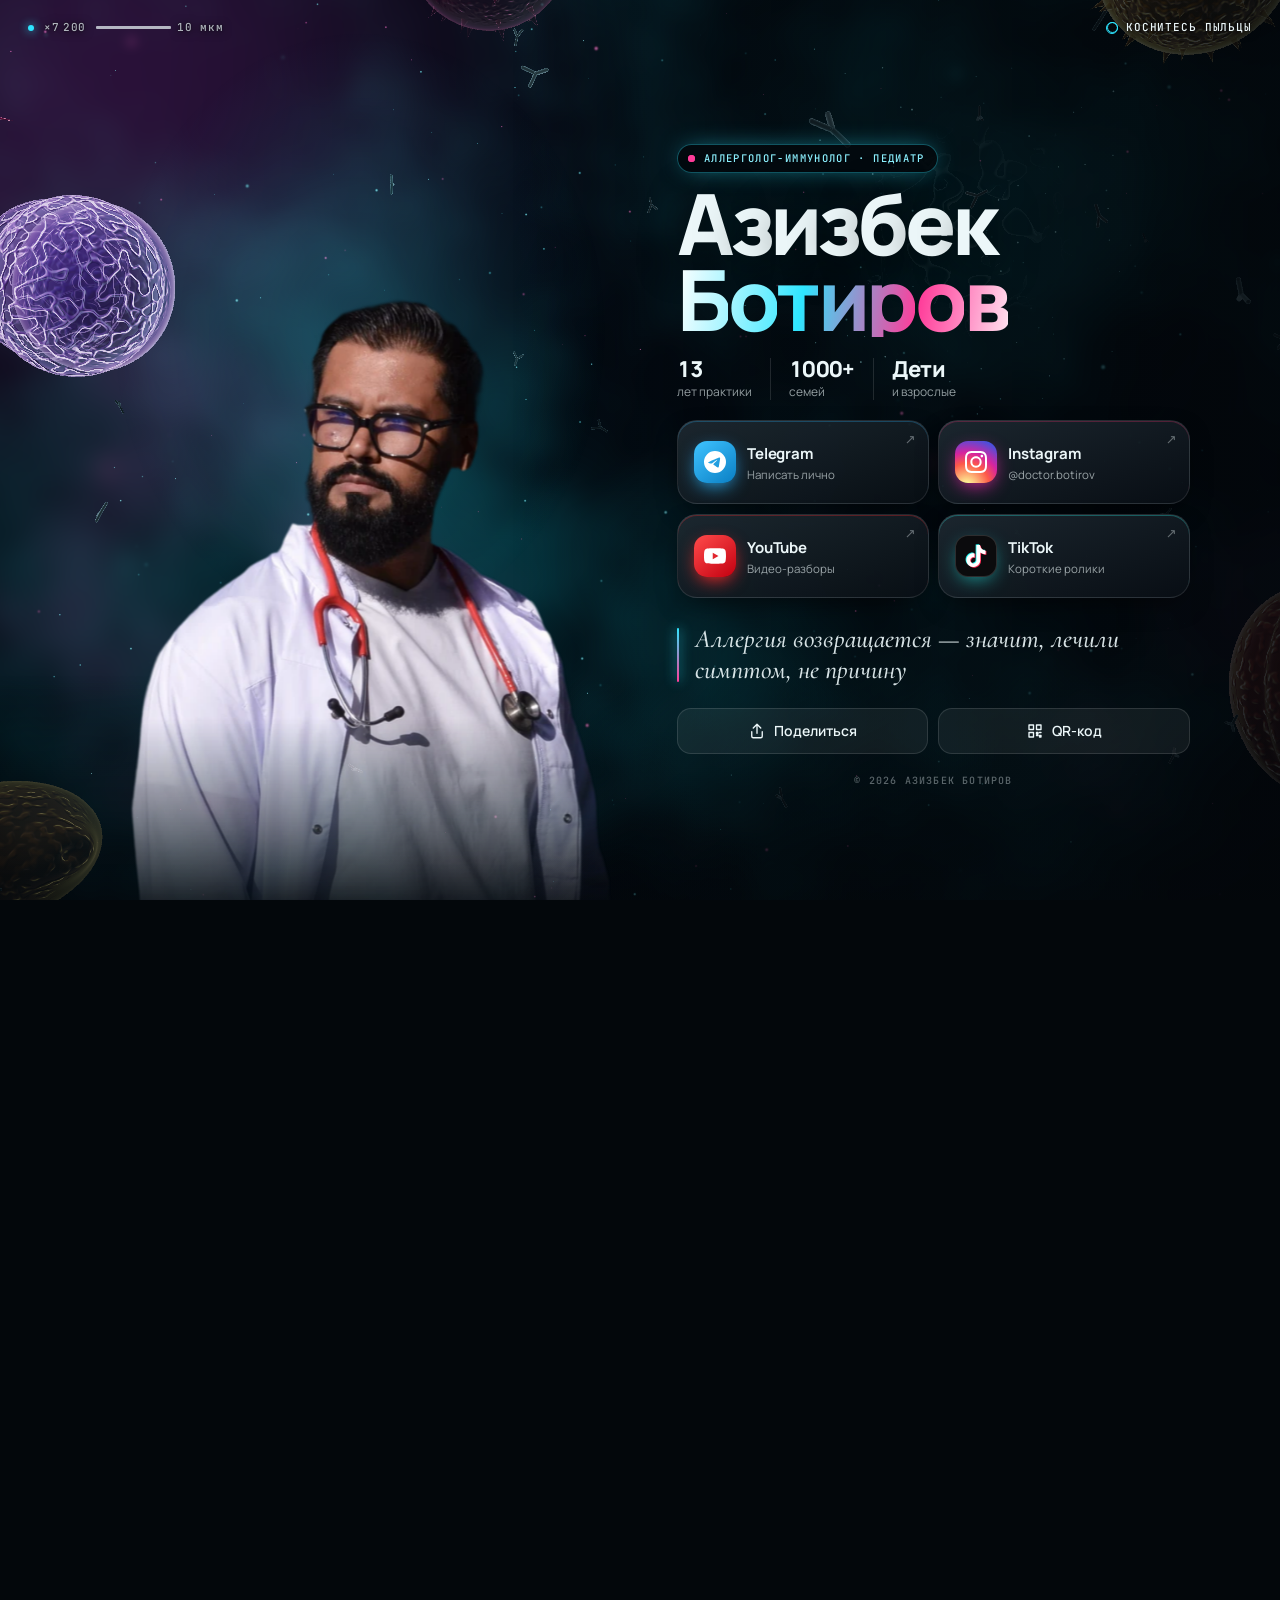
<file: index.html>
<!doctype html>
<html lang="ru">
<head>
<meta charset="utf-8">
<meta name="viewport" content="width=device-width, initial-scale=1, viewport-fit=cover">
<title>Азизбек Ботиров — аллерголог-иммунолог, педиатр</title>
<meta name="description" content="Аллерголог-иммунолог и педиатр. Взрослые и дети, 13 лет практики. Telegram, Instagram, YouTube и TikTok — в одном месте.">
<meta name="theme-color" content="#03070b">
<meta property="og:type" content="profile">
<meta property="og:title" content="Азизбек Ботиров — аллерголог-иммунолог, педиатр">
<meta property="og:description" content="Взрослые и дети · 13 лет практики. Все соцсети врача в одном месте.">
<meta property="og:image" content="https://j38095533-sys.github.io/botirov/assets/og.jpg">
<meta property="og:url" content="https://j38095533-sys.github.io/botirov/">
<meta name="twitter:card" content="summary_large_image">
<link rel="icon" href="assets/favicon.svg" type="image/svg+xml">
<link rel="preload" href="fonts/Manrope-cyrillic-normal.woff2" as="font" type="font/woff2" crossorigin>
<link rel="preload" as="image" href="assets/doctor.webp" imagesrcset="assets/doctor-640.webp 640w, assets/doctor.webp 1120w" imagesizes="(min-width: 900px) 46vw, 108vw">
<link rel="stylesheet" href="fonts.css">
<link rel="stylesheet" href="style.css?v=4">
<script type="importmap">{ "imports": { "three": "./vendor/three.module.min.js" } }</script>
</head>
<body>
<canvas id="gl" aria-hidden="true"></canvas>
<div class="shade" aria-hidden="true"></div>
<header class="hud" aria-hidden="true">
  <div class="hud-l"><span class="dot"></span><span id="mag">×1 500</span><span class="bar"><i></i><em>10 мкм</em></span></div>
  <div class="hud-r"><span class="a" id="hudtxt">SEM · пыльца</span><span class="b"><i></i><b id="hint">Коснитесь пыльцы</b></span></div>
</header>

<main>
  <section class="hero" id="hero">
    <div class="ph">
      <img class="portrait" src="assets/doctor.webp" srcset="assets/doctor-640.webp 640w, assets/doctor.webp 1120w"
           sizes="(min-width: 900px) 46vw, 108vw" alt="Азизбек Ботиров" width="1120" height="1326" decoding="async" fetchpriority="high">
      <span class="scan-track" aria-hidden="true"><i class="scan"></i></span>
    </div>
  </section>

  <section class="info">
    <p class="role"><span class="pulse"></span>Аллерголог-иммунолог · педиатр</p>
    <h1 class="name"><span class="l1" data-split>Азизбек</span><span class="l2" data-split>Ботиров</span></h1>
    <ul class="meta">
      <li><b data-count="13">13</b><span>лет практики</span></li>
      <li><b data-count="1000" data-suffix="+">1000+</b><span>семей</span></li>
      <li><b>Дети</b><span>и взрослые</span></li>
    </ul>

    <nav class="socials" aria-label="Соцсети">
      <a class="tile tg" href="https://t.me/doctor_botirov" target="_blank" rel="noopener" style="--i:0">
        <span class="ic"><svg viewBox="0 0 24 24"><path d="M11.944 0A12 12 0 0 0 0 12a12 12 0 0 0 12 12 12 12 0 0 0 12-12A12 12 0 0 0 12 0a12 12 0 0 0-.056 0zm4.962 7.224c.1-.002.321.023.465.14a.506.506 0 0 1 .171.325c.016.093.036.306.02.472-.18 1.898-.962 6.502-1.36 8.627-.168.9-.499 1.201-.82 1.23-.696.065-1.225-.46-1.9-.902-1.056-.693-1.653-1.124-2.678-1.8-1.185-.78-.417-1.21.258-1.91.177-.184 3.247-2.977 3.307-3.23.007-.032.014-.15-.056-.212s-.174-.041-.249-.024c-.106.024-1.793 1.14-5.061 3.345-.48.33-.913.49-1.302.48-.428-.008-1.252-.241-1.865-.44-.752-.245-1.349-.374-1.297-.789.027-.216.325-.437.893-.663 3.498-1.524 5.83-2.529 6.998-3.014 3.332-1.386 4.025-1.627 4.476-1.635z"/></svg></span>
        <span class="tx"><b>Telegram</b><small>Написать лично</small></span><span class="arr">↗</span>
      </a>
      <a class="tile ig" href="https://instagram.com/doctor.botirov" target="_blank" rel="noopener" style="--i:1">
        <span class="ic"><svg viewBox="0 0 24 24"><path d="M7.0301.084c-1.2768.0602-2.1487.264-2.911.5634-.7888.3075-1.4575.72-2.1228 1.3877-.6652.6677-1.075 1.3368-1.3802 2.127-.2954.7638-.4956 1.6365-.552 2.914-.0564 1.2775-.0689 1.6882-.0626 4.947.0062 3.2586.0206 3.6671.0825 4.9473.061 1.2765.264 2.1482.5635 2.9107.308.7889.72 1.4573 1.388 2.1228.6679.6655 1.3365 1.0743 2.1285 1.38.7632.295 1.6361.4961 2.9134.552 1.2773.056 1.6884.069 4.9462.0627 3.2578-.0062 3.668-.0207 4.9478-.0814 1.28-.0607 2.147-.2652 2.9098-.5633.7889-.3086 1.4578-.72 2.1228-1.3881.665-.6682 1.0745-1.3378 1.3795-2.1284.2957-.7632.4966-1.636.552-2.9124.056-1.2809.0692-1.6898.063-4.948-.0063-3.2583-.021-3.6668-.0817-4.9465-.0607-1.2797-.264-2.1487-.5633-2.9117-.3084-.7889-.72-1.4568-1.3876-2.1228C21.2982 1.33 20.628.9208 19.8378.6165 19.074.321 18.2017.1197 16.9244.0645 15.6471.0093 15.236-.005 11.977.0014 8.718.0076 8.31.0215 7.0301.0839m.1402 21.6932c-1.17-.0509-1.8053-.2453-2.2287-.408-.5606-.216-.96-.4771-1.3819-.895-.422-.4178-.6811-.8186-.9-1.378-.1644-.4234-.3624-1.058-.4171-2.228-.0595-1.2645-.072-1.6442-.079-4.848-.007-3.2037.0053-3.583.0607-4.848.05-1.169.2456-1.805.408-2.2282.216-.5613.4762-.96.895-1.3816.4188-.4217.8184-.6814 1.3783-.9003.423-.1651 1.0575-.3614 2.227-.4171 1.2655-.06 1.6447-.072 4.848-.079 3.2033-.007 3.5835.005 4.8495.0608 1.169.0508 1.8053.2445 2.228.408.5608.216.96.4754 1.3816.895.4217.4194.6816.8176.9005 1.3787.1653.4217.3617 1.056.4169 2.2263.0602 1.2655.0739 1.645.0796 4.848.0058 3.203-.0055 3.5834-.061 4.848-.051 1.17-.245 1.8055-.408 2.2294-.216.5604-.4763.96-.8954 1.3814-.419.4215-.8181.6811-1.3783.9-.4224.1649-1.0577.3617-2.2262.4174-1.2656.0595-1.6448.072-4.8493.079-3.2045.007-3.5825-.006-4.848-.0608M16.953 5.5864A1.44 1.44 0 1 0 18.39 4.144a1.44 1.44 0 0 0-1.437 1.4424M5.8385 12.012c.0067 3.4032 2.7706 6.1557 6.173 6.1493 3.4026-.0065 6.157-2.7701 6.1506-6.1733-.0065-3.4032-2.771-6.1565-6.174-6.1498-3.403.0067-6.156 2.771-6.1496 6.1738M8 12.0077a4 4 0 1 1 4.008 3.9921A3.9996 3.9996 0 0 1 8 12.0077"/></svg></span>
        <span class="tx"><b>Instagram</b><small>@doctor.botirov</small></span><span class="arr">↗</span>
      </a>
      <a class="tile yt" href="https://youtube.com/@doctor.botirov" target="_blank" rel="noopener" style="--i:2">
        <span class="ic"><svg viewBox="0 0 24 24"><path d="M23.498 6.186a3.016 3.016 0 0 0-2.122-2.136C19.505 3.545 12 3.545 12 3.545s-7.505 0-9.377.505A3.017 3.017 0 0 0 .502 6.186C0 8.07 0 12 0 12s0 3.93.502 5.814a3.016 3.016 0 0 0 2.122 2.136c1.871.505 9.376.505 9.376.505s7.505 0 9.377-.505a3.015 3.015 0 0 0 2.122-2.136C24 15.93 24 12 24 12s0-3.93-.502-5.814zM9.545 15.568V8.432L15.818 12l-6.273 3.568z"/></svg></span>
        <span class="tx"><b>YouTube</b><small>Видео-разборы</small></span><span class="arr">↗</span>
      </a>
      <a class="tile tt" href="https://www.tiktok.com/@doctor.botirov" target="_blank" rel="noopener" style="--i:3">
        <span class="ic"><svg viewBox="0 0 24 24"><defs><path id="tk" d="M12.525.02c1.31-.02 2.61-.01 3.91-.02.08 1.53.63 3.09 1.75 4.17 1.12 1.11 2.7 1.62 4.24 1.79v4.03c-1.44-.05-2.89-.35-4.2-.97-.57-.26-1.1-.59-1.62-.93-.01 2.92.01 5.84-.02 8.75-.08 1.4-.54 2.79-1.35 3.94-1.31 1.92-3.58 3.17-5.91 3.21-1.43.08-2.86-.31-4.08-1.03-2.02-1.19-3.44-3.37-3.65-5.71-.02-.5-.03-1-.01-1.49.18-1.9 1.12-3.72 2.58-4.96 1.66-1.44 3.98-2.13 6.15-1.72.02 1.48-.04 2.96-.04 4.44-.99-.32-2.15-.23-3.02.37-.63.41-1.11 1.04-1.36 1.75-.21.51-.15 1.07-.14 1.61.24 1.64 1.82 3.02 3.5 2.87 1.12-.01 2.19-.66 2.77-1.61.19-.33.4-.67.41-1.06.1-1.79.06-3.57.07-5.36.01-4.03-.01-8.05.02-12.07z"/></defs><use href="#tk" fill="#25f4ee" transform="translate(-.9 -.7)"/><use href="#tk" fill="#fe2c55" transform="translate(.9 .7)"/><use href="#tk" fill="#fff"/></svg></span>
        <span class="tx"><b>TikTok</b><small>Короткие ролики</small></span><span class="arr">↗</span>
      </a>
    </nav>

    <blockquote class="quote">Аллергия возвращается — значит, лечили симптом, не&nbsp;причину</blockquote>

    <div class="actions">
      <button type="button" id="share"><svg viewBox="0 0 24 24"><path d="M12 3v12M7 8l5-5 5 5M5 13v6a2 2 0 0 0 2 2h10a2 2 0 0 0 2-2v-6"/></svg>Поделиться</button>
      <button type="button" id="qrbtn"><svg viewBox="0 0 24 24"><path d="M4 4h6v6H4zM14 4h6v6h-6zM4 14h6v6H4zM14 14h2v2h-2zM18 18h2v2h-2zM14 18h2M18 14h2"/></svg>QR-код</button>
    </div>
    <p class="foot">© 2026 Азизбек Ботиров</p>
  </section>
</main>

<div class="tag" id="tag" aria-live="polite"></div>
<div class="toast" id="toast" role="status"></div>

<div class="sheet" id="sheet" hidden>
  <div class="sheet-card">
    <img src="assets/qr.svg?v=3" alt="QR-код этой страницы" width="260" height="260">
    <p class="sheet-t">Наведите камеру телефона</p>
    <p class="sheet-s">Откроется эта страница со всеми соцсетями врача</p>
    <button type="button" id="sheetclose">Закрыть</button>
  </div>
</div>

<script>
  // если 3D не поднялось за 4 с — показываем статичную версию
  setTimeout(function () { var c = document.body.classList; if (!c.contains('ready')) c.add('nogl', 'go', 'reveal'); }, 4000);
</script>
<script type="module" src="app.js?v=4"></script>
</body>
</html>
</file>
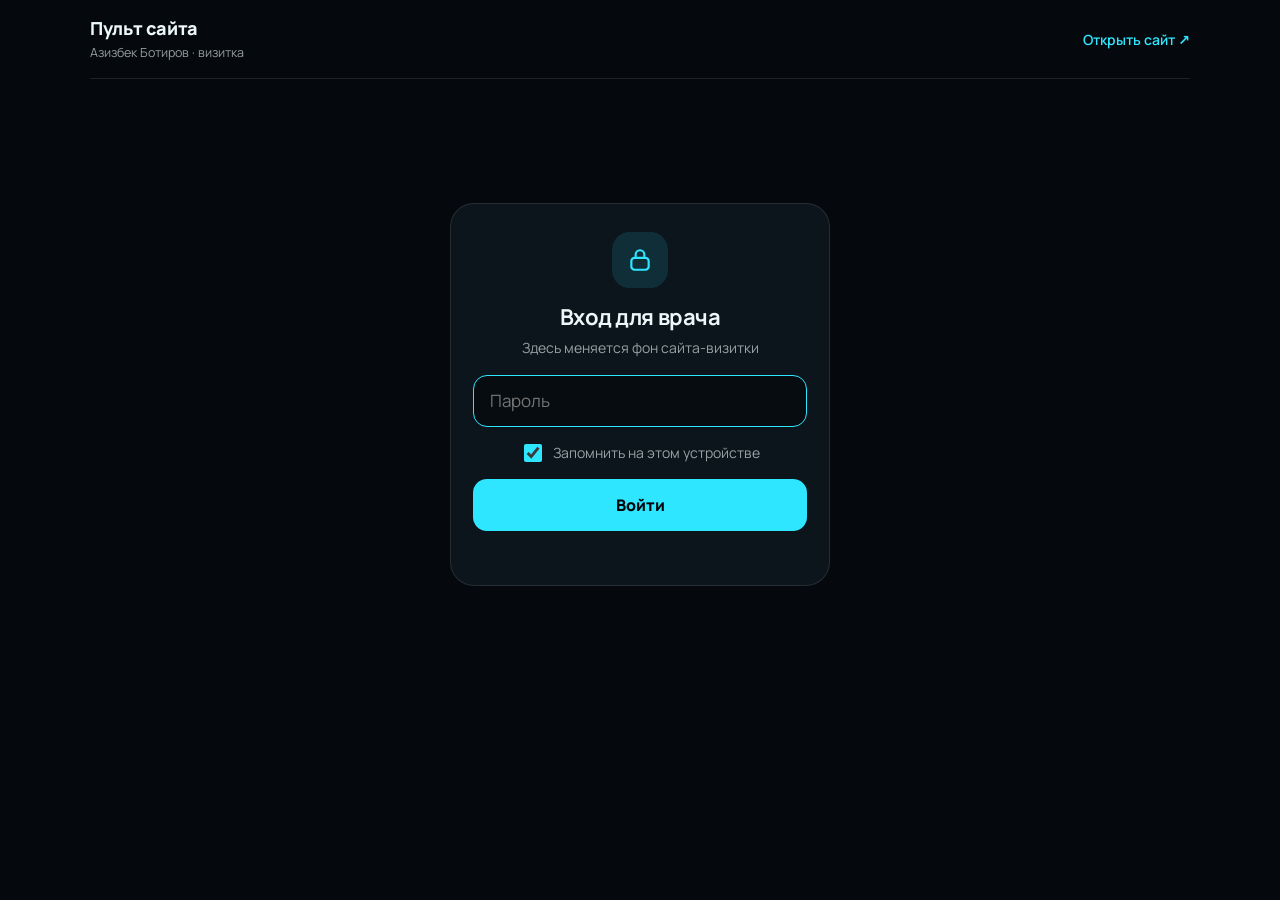
<file: admin.html>
<!doctype html>
<html lang="ru">
<head>
<meta charset="utf-8">
<meta name="viewport" content="width=device-width, initial-scale=1, viewport-fit=cover">
<meta name="robots" content="noindex, nofollow">
<title>Пульт сайта — Азизбек Ботиров</title>
<meta name="theme-color" content="#03070b">
<link rel="manifest" href="admin.webmanifest">
<link rel="icon" href="assets/favicon.svg" type="image/svg+xml">
<link rel="apple-touch-icon" href="assets/admin-icon-180.png">
<meta name="apple-mobile-web-app-capable" content="yes">
<meta name="apple-mobile-web-app-title" content="Пульт">
<link rel="stylesheet" href="fonts.css">
<style>
  :root { --bg: #05090d; --card: #0d151c; --card2: #121d26; --ink: #ecf7f9; --mute: rgba(236, 247, 249, .62); --line: rgba(255, 255, 255, .1); --acc: #2ee6ff; --ok: #3ddc84; --bad: #ff5a6a; }
  * { box-sizing: border-box; }
  html, body { margin: 0; background: var(--bg); color: var(--ink); font-family: Manrope, system-ui, sans-serif; -webkit-font-smoothing: antialiased; }
  body { min-height: 100svh; padding: 0 16px calc(24px + env(safe-area-inset-bottom)); }
  button, input { font: inherit; color: inherit; }
  .top { max-width: 1100px; margin: 0 auto; display: flex; justify-content: space-between; align-items: center; gap: 12px; padding: calc(16px + env(safe-area-inset-top)) 0 16px; border-bottom: 1px solid var(--line); }
  .top b { display: block; font-size: 18px; font-weight: 800; letter-spacing: -.02em; }
  .top span { font-size: 12.5px; color: var(--mute); }
  .top a { color: var(--acc); text-decoration: none; font-size: 14px; font-weight: 600; white-space: nowrap; }

  /* вход */
  .lock { min-height: 70svh; display: grid; place-items: center; }
  .lock[hidden], .panel[hidden] { display: none; }
  .lock-card { width: min(380px, 100%); padding: 28px 22px 22px; border-radius: 24px; background: var(--card); border: 1px solid var(--line); text-align: center; }
  .lock-ic { width: 56px; height: 56px; margin: 0 auto 14px; border-radius: 18px; display: grid; place-items: center; background: rgba(46, 230, 255, .12); color: var(--acc); }
  .lock-ic svg { width: 26px; height: 26px; fill: none; stroke: currentColor; stroke-width: 2; stroke-linecap: round; stroke-linejoin: round; }
  .lock h1 { margin: 0 0 6px; font-size: 22px; letter-spacing: -.02em; }
  .lock p { margin: 0 0 18px; font-size: 14px; color: var(--mute); }
  .lock input[type=password] { width: 100%; height: 52px; padding: 0 16px; border-radius: 14px; border: 1px solid var(--line); background: #070c11; font-size: 17px; outline: none; }
  .lock input[type=password]:focus { border-color: var(--acc); }
  .lock label { display: flex; align-items: center; justify-content: center; gap: 8px; margin: 14px 0; font-size: 14px; color: var(--mute); }
  .lock label input { width: 18px; height: 18px; accent-color: var(--acc); }
  .btn { width: 100%; height: 52px; border: 0; border-radius: 14px; background: var(--acc); color: #03070b; font-weight: 800; font-size: 16px; cursor: pointer; }
  .btn:disabled { opacity: .45; cursor: default; }
  .err { min-height: 20px; margin: 12px 0 0 !important; color: var(--bad) !important; font-weight: 600; }

  /* панель */
  .panel { max-width: 1100px; margin: 0 auto; }
  .status { display: flex; align-items: center; gap: 10px; margin: 16px 0; padding: 12px 14px; border-radius: 14px; background: var(--card); border: 1px solid var(--line); font-size: 14.5px; }
  .status .dot { width: 9px; height: 9px; border-radius: 50%; background: #8a99a0; flex: none; }
  .status.ok .dot { background: var(--ok); box-shadow: 0 0 10px var(--ok); }
  .status.bad .dot { background: var(--bad); }
  .layout { display: grid; gap: 18px; }
  .preview { display: grid; justify-items: center; gap: 8px; }
  .phone { position: relative; width: 236px; height: calc(236px * 844 / 390); border-radius: 30px; overflow: hidden; background: #000; border: 6px solid #1b252d; box-shadow: 0 20px 60px -20px rgba(46, 230, 255, .35); }
  .phone iframe { position: absolute; left: 0; top: 0; width: 390px; height: 844px; border: 0; transform-origin: 0 0; transform: scale(calc(224 / 390)); }
  .pv-cap { margin: 0; font-size: 13px; color: var(--mute); text-align: center; }
  h2 { margin: 4px 0 12px; font-size: 18px; letter-spacing: -.01em; }
  .grid { display: grid; grid-template-columns: repeat(2, 1fr); gap: 10px; }
  .card { position: relative; padding: 0; border-radius: 16px; overflow: hidden; background: var(--card2); border: 2px solid transparent; text-align: left; cursor: pointer; transition: border-color .2s, transform .15s; }
  .card:active { transform: scale(.98); }
  .card img { display: block; width: 100%; aspect-ratio: 3 / 4; object-fit: cover; object-position: top; background: #0a1016; }
  .card .t { display: block; padding: 9px 10px 2px; font-size: 13.5px; font-weight: 700; line-height: 1.2; }
  .card .d { display: block; padding: 0 10px 10px; font-size: 11.5px; color: var(--mute); line-height: 1.3; }
  .card.sel { border-color: var(--acc); }
  .card .badge { position: absolute; top: 8px; left: 8px; padding: 4px 8px; border-radius: 999px; background: var(--ok); color: #03140a; font-size: 11px; font-weight: 800; display: none; }
  .card.live .badge { display: block; }
  .apply-bar { position: sticky; bottom: 0; padding: 12px 0 calc(4px + env(safe-area-inset-bottom)); background: linear-gradient(to top, var(--bg) 70%, transparent); margin-top: 14px; }
  .note { margin: 8px 0 0; font-size: 12.5px; color: var(--mute); text-align: center; }
  .logout { display: block; margin: 22px auto 0; background: none; border: 0; color: var(--mute); text-decoration: underline; font-size: 13px; cursor: pointer; }
  .toast { position: fixed; left: 50%; bottom: calc(90px + env(safe-area-inset-bottom)); transform: translate(-50%, 20px); opacity: 0; z-index: 9;
    padding: 12px 16px; border-radius: 14px; background: #ecf7f9; color: #03070b; font-weight: 700; font-size: 14px; text-align: center; width: max-content; max-width: calc(100% - 32px);
    transition: opacity .3s, transform .3s; pointer-events: none; }
  .toast.on { opacity: 1; transform: translate(-50%, 0); }
  .toast.bad { background: var(--bad); color: #fff; }
  @media (min-width: 860px) {
    .layout { grid-template-columns: 300px 1fr; align-items: start; gap: 32px; }
    .preview { position: sticky; top: 16px; }
    .phone { width: 290px; height: calc(290px * 844 / 390); }
    .phone iframe { transform: scale(calc(278 / 390)); }
    .grid { grid-template-columns: repeat(3, 1fr); }
  }
</style>
</head>
<body>
<header class="top">
  <div><b>Пульт сайта</b><span>Азизбек Ботиров · визитка</span></div>
  <a href="./" target="_blank" rel="noopener">Открыть сайт ↗</a>
</header>

<section class="lock" id="lock">
  <div class="lock-card">
    <div class="lock-ic"><svg viewBox="0 0 24 24"><rect x="4" y="10" width="16" height="11" rx="3"/><path d="M8 10V7a4 4 0 0 1 8 0v3"/></svg></div>
    <h1>Вход для врача</h1>
    <p>Здесь меняется фон сайта-визитки</p>
    <form id="lockform" autocomplete="on">
      <input type="text" name="username" value="doctor" autocomplete="username" hidden>
      <input id="pw" type="password" autocomplete="current-password" placeholder="Пароль" required>
      <label><input type="checkbox" id="remember" checked> Запомнить на этом устройстве</label>
      <button class="btn" id="enter">Войти</button>
      <p class="err" id="err"></p>
    </form>
  </div>
</section>

<section class="panel" id="panel" hidden>
  <div class="status" id="statusbox"><span class="dot"></span><span id="status">Проверяю, что сейчас на сайте…</span></div>
  <div class="layout">
    <div class="preview">
      <div class="phone"><iframe id="frame" title="Как будет выглядеть сайт" src="about:blank" loading="lazy"></iframe></div>
      <p class="pv-cap" id="pvcap">Так сайт выглядит на телефоне</p>
    </div>
    <div>
      <h2>Выберите фон</h2>
      <div class="grid" id="grid"></div>
      <div class="apply-bar">
        <button class="btn" id="apply" disabled>Поставить на сайт</button>
        <p class="note">Посетители увидят новый фон сразу — ничего обновлять не нужно</p>
      </div>
      <button class="logout" id="logout">Выйти на этом устройстве</button>
    </div>
  </div>
</section>
<div class="toast" id="toast" role="status"></div>
<script type="module" src="admin.js?v=4"></script>
</body>
</html>
</file>
<file: fonts.css>
@font-face {font-family: 'Cormorant Garamond';
  font-style: italic;
  font-weight: 500;
  font-display: swap;
  src: url(fonts/CormorantGaramond-cyrillic-italic.woff2) format('woff2');
  unicode-range: U+0301, U+0400-045F, U+0490-0491, U+04B0-04B1, U+2116;}

@font-face {font-family: 'Cormorant Garamond';
  font-style: italic;
  font-weight: 500;
  font-display: swap;
  src: url(fonts/CormorantGaramond-latin-italic.woff2) format('woff2');
  unicode-range: U+0000-00FF, U+0131, U+0152-0153, U+02BB-02BC, U+02C6, U+02DA, U+02DC, U+0304, U+0308, U+0329, U+2000-206F, U+20AC, U+2122, U+2191, U+2193, U+2212, U+2215, U+FEFF, U+FFFD;}

@font-face {font-family: 'JetBrains Mono';
  font-style: normal;
  font-weight: 500;
  font-display: swap;
  src: url(fonts/JetBrainsMono-cyrillic-normal.woff2) format('woff2');
  unicode-range: U+0301, U+0400-045F, U+0490-0491, U+04B0-04B1, U+2116;}

@font-face {font-family: 'JetBrains Mono';
  font-style: normal;
  font-weight: 500;
  font-display: swap;
  src: url(fonts/JetBrainsMono-latin-normal.woff2) format('woff2');
  unicode-range: U+0000-00FF, U+0131, U+0152-0153, U+02BB-02BC, U+02C6, U+02DA, U+02DC, U+0304, U+0308, U+0329, U+2000-206F, U+20AC, U+2122, U+2191, U+2193, U+2212, U+2215, U+FEFF, U+FFFD;}

@font-face {font-family: 'Manrope';
  font-style: normal;
  font-weight: 400 800;
  font-display: swap;
  src: url(fonts/Manrope-cyrillic-normal.woff2) format('woff2');
  unicode-range: U+0301, U+0400-045F, U+0490-0491, U+04B0-04B1, U+2116;}

@font-face {font-family: 'Manrope';
  font-style: normal;
  font-weight: 400 800;
  font-display: swap;
  src: url(fonts/Manrope-latin-normal.woff2) format('woff2');
  unicode-range: U+0000-00FF, U+0131, U+0152-0153, U+02BB-02BC, U+02C6, U+02DA, U+02DC, U+0304, U+0308, U+0329, U+2000-206F, U+20AC, U+2122, U+2191, U+2193, U+2212, U+2215, U+FEFF, U+FFFD;}
</file>
<file: style.css>
:root {
  --bg: #03070b;
  --ink: #ecf7f9;
  --mute: rgba(236, 247, 249, .62);
  --faint: rgba(236, 247, 249, .38);
  --line: rgba(255, 255, 255, .12);
  --acc1: #2ee6ff;
  --acc2: #ff3d9a;
  --mono: 'JetBrains Mono', ui-monospace, monospace;
  --serif: 'Cormorant Garamond', Georgia, serif;
}
* { box-sizing: border-box; }
html { background: var(--bg); -webkit-text-size-adjust: 100%; overflow-x: hidden; }
body {
  margin: 0; min-height: 100svh; background: var(--bg); color: var(--ink);
  font-family: Manrope, system-ui, -apple-system, 'Segoe UI', sans-serif;
  -webkit-font-smoothing: antialiased; overflow-x: hidden;
  -webkit-tap-highlight-color: transparent;
}
#gl { position: fixed; top: 0; left: 0; width: 100vw; height: 100lvh; display: block; z-index: 0; }
/* затемнение под текстом, чтобы читалось на любом фоне */
.shade { position: fixed; z-index: 0; left: 0; right: 0; bottom: 0; height: 100lvh; pointer-events: none;
  background: linear-gradient(to top, rgba(3, 7, 11, .92) 0, rgba(3, 7, 11, .72) 30%, rgba(3, 7, 11, .25) 52%, transparent 66%); }
body.nogl #gl { display: none; }
body.nogl { background: radial-gradient(120% 70% at 50% 18%, #0d3a40 0, #071a22 35%, #03070b 70%) fixed; }

/* HUD «микроскопа» */
.hud {
  position: fixed; z-index: 3; top: 0; left: 0; right: 0; display: flex; justify-content: space-between; align-items: center;
  padding: calc(14px + env(safe-area-inset-top)) 16px 0; font: 500 10.5px/1 var(--mono); letter-spacing: .08em;
  text-transform: uppercase; color: rgba(236, 247, 249, .72); pointer-events: none;
  text-shadow: 0 1px 10px rgba(3, 7, 11, .9), 0 0 2px rgba(3, 7, 11, .8);
  opacity: 0; transition: opacity .8s .2s;
}
body.ready .hud, body.nogl .hud { opacity: 1; }
.hud-l { display: flex; align-items: center; gap: 10px; }
.hud .dot { width: 6px; height: 6px; border-radius: 50%; background: var(--acc1); box-shadow: 0 0 10px var(--acc1); animation: blink 1.6s infinite; }
.hud .bar { display: inline-flex; align-items: center; gap: 6px; }
.hud .bar i { display: block; width: 34px; height: 3px; background: currentColor; border-radius: 1px; }
.hud .bar em { font-style: normal; text-transform: none; }
@keyframes blink { 50% { opacity: .25; } }
.hud-r { display: grid; justify-items: end; }
.hud-r > span { grid-area: 1 / 1; display: inline-flex; align-items: center; gap: 8px; transition: opacity .5s, transform .5s; }
.hud-r .a { opacity: .7; }
.hud-r .b { opacity: 0; transform: translateY(6px); color: var(--ink); }
.hud-r .b b { font-weight: 500; }
.hud-r .b i { width: 11px; height: 11px; border-radius: 50%; border: 1.5px solid var(--acc1); position: relative; }
.hud-r .b i::after { content: ''; position: absolute; inset: -1.5px; border-radius: 50%; border: 1.5px solid var(--acc1); animation: ping 1.6s infinite; }
body.hinting .hud-r .a { opacity: 0; transform: translateY(-6px); }
body.hinting .hud-r .b { opacity: 1; transform: none; }
@keyframes ping { to { transform: scale(2.6); opacity: 0; } }

main {
  position: relative; z-index: 1; min-height: 100svh; max-width: 560px; margin: 0 auto;
  display: flex; flex-direction: column;
  padding: 0 16px calc(20px + env(safe-area-inset-bottom));
}

/* портрет — обычная картинка: листается вместе с текстом и всегда в полном разрешении */
.hero { position: relative; flex: 1 1 auto; min-height: max(340px, 52svh); pointer-events: none; overflow-x: clip; margin: 0 -16px; }
.ph { position: absolute; left: 50%; top: 44px; height: calc(100% + 4px); aspect-ratio: 1120 / 1326; max-width: 116vw; transform: translateX(-50%); }
.ph::before {
  content: ''; position: absolute; left: 4%; right: 4%; top: -4%; height: 70%; z-index: -1;
  background: radial-gradient(closest-side, color-mix(in srgb, var(--acc1) 30%, transparent), transparent);
  opacity: .55;
}
.portrait {
  display: block; width: 100%; height: 100%; object-fit: contain; object-position: 50% 100%;
  -webkit-mask-image: linear-gradient(to top, transparent 0, #000 24%); mask-image: linear-gradient(to top, transparent 0, #000 24%);
  clip-path: inset(0 0 100% 0); filter: grayscale(1) contrast(1.15) brightness(1.08);
}
.scan-track { position: absolute; left: -6%; right: -6%; top: 0; height: 100%; opacity: 0; pointer-events: none; }
.scan { position: absolute; left: 0; right: 0; top: 0; height: 2px;
  background: linear-gradient(90deg, transparent, var(--acc1) 20%, #fff 50%, var(--acc1) 80%, transparent);
  box-shadow: 0 0 16px 2px var(--acc1); }
body.reveal .portrait { animation: scanIn 1.25s cubic-bezier(.45, .05, .25, 1) forwards, colorIn 1s .85s ease forwards; }
body.reveal .scan-track { animation: scanLine 1.25s cubic-bezier(.45, .05, .25, 1) forwards; }
@keyframes scanIn { to { clip-path: inset(0 0 0 0); } }
@keyframes colorIn { to { filter: none; } }
@keyframes scanLine { 0% { transform: translateY(0); opacity: 1; } 90% { opacity: 1; } 100% { transform: translateY(100%); opacity: 0; } }
body.instant .portrait { clip-path: none; filter: none; animation: none; }
body.instant .scan-track { display: none; }

.info { position: relative; margin-top: -78px; }

.role {
  margin: 0 0 12px; display: inline-flex; align-items: center; gap: 9px; padding: 7px 12px 7px 10px; border-radius: 999px;
  font: 500 10.5px/1.2 var(--mono); letter-spacing: .13em; text-transform: uppercase;
  color: color-mix(in srgb, var(--acc1) 55%, #fff);
  background: rgba(3, 7, 11, .74); border: 1px solid color-mix(in srgb, var(--acc1) 35%, transparent);
  box-shadow: 0 0 24px -6px color-mix(in srgb, var(--acc1) 60%, transparent);
}
.pulse { position: relative; width: 7px; height: 7px; border-radius: 50%; background: var(--acc2); flex: none; }
.pulse::after { content: ''; position: absolute; inset: 0; border-radius: 50%; background: var(--acc2); animation: ping 2s infinite; }

.name {
  margin: 0; font-weight: 800; font-size: clamp(46px, 15.2vw, 82px); line-height: .9; letter-spacing: -.05em;
  display: flex; flex-direction: column; perspective: 600px; text-shadow: 0 6px 40px rgba(0, 0, 0, .5);
}
.name > span { display: block; white-space: nowrap; }
.name .l2 { padding-bottom: .06em; }
.ch { display: inline-block; transform-origin: 50% 100%; }
.name .l2 .ch {
  background: linear-gradient(100deg, #fff 0%, var(--acc1) 38%, var(--acc2) 72%, #fff 105%);
  background-size: calc(var(--n, 7) * 100%) 100%; background-position: calc(var(--p, 0) * 100%) 0;
  -webkit-background-clip: text; background-clip: text; color: transparent; text-shadow: none;
}

/* появление (один раз; в конце фильтры снимаются полностью) */
.role, .meta, .quote, .actions, .foot { opacity: 0; transform: translateY(14px); transition: opacity .9s, transform .9s cubic-bezier(.2, .8, .2, 1); }
.ch { opacity: 0; transform: translateY(.55em) rotateX(-85deg); }
body.go .role { opacity: 1; transform: none; }
body.go .ch { animation: rise .9s cubic-bezier(.2, .8, .2, 1) forwards; animation-delay: calc(.12s + var(--i) * .045s); }
body.go .l2 .ch { animation-delay: calc(.32s + var(--i) * .045s); }
@keyframes rise { 0% { filter: blur(8px); } 99% { filter: blur(0); } 100% { opacity: 1; transform: none; filter: none; } }
body.go .meta { opacity: 1; transform: none; transition-delay: .55s; }
body.go .quote { opacity: 1; transform: none; transition-delay: 1.15s; }
body.go .actions { opacity: 1; transform: none; transition-delay: 1.3s; }
body.go .foot { opacity: 1; transform: none; transition-delay: 1.4s; }

.meta { list-style: none; margin: 16px 0 0; padding: 0; display: grid; grid-template-columns: repeat(3, auto); justify-content: start; }
.meta li { display: flex; flex-direction: column; gap: 3px; padding: 0 18px; border-left: 1px solid var(--line); }
.meta li:first-child { padding-left: 0; border-left: 0; }
.meta b { font-size: 22px; line-height: 1; font-weight: 800; letter-spacing: -.03em; color: var(--ink); font-variant-numeric: tabular-nums; }
.meta span { font-size: 12px; color: var(--mute); white-space: nowrap; }

/* соцсети: без размытия фона — оно тормозило прокрутку */
.socials { display: grid; grid-template-columns: 1fr 1fr; gap: 10px; margin-top: 20px; }
.tile {
  --glow: #fff; position: relative; isolation: isolate; display: flex; align-items: center; gap: 11px; min-height: 72px;
  padding: 13px 12px; border-radius: 20px; color: inherit; text-decoration: none; overflow: hidden;
  background: linear-gradient(160deg, rgba(30, 42, 50, .9), rgba(9, 15, 21, .9));
  border: 1px solid rgba(255, 255, 255, .1);
  box-shadow: 0 10px 30px -12px rgba(0, 0, 0, .7), inset 0 1px 0 color-mix(in srgb, var(--glow) 30%, transparent);
  opacity: 0; transform: translateY(26px) scale(.96);
  transition: transform .4s cubic-bezier(.2, .8, .2, 1), box-shadow .4s;
}
body.go .tile { animation: tileIn 1s cubic-bezier(.2, .8, .2, 1) forwards; animation-delay: calc(.75s + var(--i) * .09s); }
@keyframes tileIn { to { opacity: 1; transform: none; } }
.tile.tg { --glow: #2aabee; } .tile.ig { --glow: #e1306c; } .tile.yt { --glow: #ff2a2a; } .tile.tt { --glow: #25f4ee; }
.tile::before {
  content: ''; position: absolute; inset: 0; z-index: -1; opacity: 0; transition: opacity .35s;
  background: radial-gradient(180px circle at var(--mx, 50%) var(--my, 50%), color-mix(in srgb, var(--glow) 38%, transparent), transparent 65%);
}
/* блик пробегает по плитке — только transform, это дёшево */
.tile::after {
  content: ''; position: absolute; inset: 0; pointer-events: none;
  background: linear-gradient(105deg, transparent 35%, rgba(255, 255, 255, .09) 50%, transparent 65%);
  transform: translateX(-130%); animation: sweep 7s ease-in-out infinite; animation-delay: calc(2.6s + var(--i) * .35s);
}
@keyframes sweep { 0% { transform: translateX(-130%); } 20%, 100% { transform: translateX(130%); } }
.tile:hover::before, .tile.on::before { opacity: 1; }
.tile:active { transform: scale(.965); }
.tile.on { box-shadow: 0 14px 40px -10px color-mix(in srgb, var(--glow) 55%, transparent), inset 0 1px 0 rgba(255, 255, 255, .12); }
.ic { width: 42px; height: 42px; border-radius: 13px; flex: none; display: grid; place-items: center; }
.ic svg { width: 22px; height: 22px; fill: #fff; overflow: visible; }
.tg .ic { background: linear-gradient(140deg, #3fc3ff, #0a7fc4); box-shadow: 0 6px 18px -4px #2aabee; }
.ig .ic { background: radial-gradient(circle at 28% 108%, #fdf497 0 6%, #fd5949 42%, #d6249f 62%, #285aeb 96%); box-shadow: 0 6px 18px -4px #d6249f; }
.yt .ic { background: linear-gradient(140deg, #ff4b4b, #c30010); box-shadow: 0 6px 18px -4px #ff2a2a; }
.tt .ic { background: #0b0b0d; border: 1px solid rgba(255, 255, 255, .14); box-shadow: 0 6px 18px -4px rgba(37, 244, 238, .55); }
.tx { min-width: 0; display: flex; flex-direction: column; gap: 3px; }
.tx b { font-size: 15px; font-weight: 700; letter-spacing: -.01em; }
.tx small { font-size: 11.5px; color: var(--mute); white-space: nowrap; overflow: hidden; text-overflow: ellipsis; }
.arr { position: absolute; top: 9px; right: 12px; font-size: 13px; color: var(--faint); transition: transform .3s, color .3s; }
.tile:hover .arr, .tile.on .arr { transform: translate(2px, -2px); color: var(--ink); }
.tile .ripple { position: absolute; border-radius: 50%; pointer-events: none; z-index: -1; width: 10px; height: 10px; margin: -5px 0 0 -5px;
  background: radial-gradient(circle, color-mix(in srgb, var(--glow) 70%, #fff), transparent 70%); animation: rip .7s ease-out forwards; }
@keyframes rip { to { transform: scale(40); opacity: 0; } }

.quote {
  margin: 26px 0 0; padding: 0 0 0 18px; position: relative;
  font: italic 500 clamp(21px, 6vw, 26px)/1.18 var(--serif); color: rgba(236, 247, 249, .9);
}
.quote::before { content: ''; position: absolute; left: 0; top: 4px; bottom: 4px; width: 2px; border-radius: 2px; background: linear-gradient(var(--acc1), var(--acc2)); box-shadow: 0 0 12px var(--acc1); }

.actions { display: flex; gap: 10px; margin-top: 22px; }
.actions button {
  flex: 1; display: inline-flex; align-items: center; justify-content: center; gap: 8px; height: 46px; border-radius: 14px;
  font: 600 14px Manrope, sans-serif; color: var(--ink); cursor: pointer;
  background: rgba(255, 255, 255, .06); border: 1px solid var(--line); transition: background .25s, transform .2s;
}
.actions button:hover { background: rgba(255, 255, 255, .1); }
.actions button:active { transform: scale(.97); }
.actions svg { width: 18px; height: 18px; fill: none; stroke: currentColor; stroke-width: 1.8; stroke-linecap: round; stroke-linejoin: round; }
.foot { margin: 22px 0 0; text-align: center; font: 500 10px/1 var(--mono); letter-spacing: .12em; text-transform: uppercase; color: var(--faint); }

/* подпись того, что лопнуло */
.tag {
  position: fixed; z-index: 4; left: 0; top: 0; pointer-events: none; opacity: 0;
  font: 500 11px/1.25 var(--mono); letter-spacing: .06em; color: var(--ink); white-space: nowrap;
  padding: 7px 10px 7px 12px; border-radius: 10px; background: rgba(3, 7, 11, .82); border: 1px solid rgba(255, 255, 255, .16);
  transform: translate(-50%, calc(-100% - 18px)) scale(.9); transition: opacity .3s, transform .4s cubic-bezier(.2, .8, .2, 1);
}
.tag.on { opacity: 1; transform: translate(-50%, calc(-100% - 26px)); }
.tag b { font-family: Manrope, sans-serif; font-size: 14px; font-weight: 800; letter-spacing: -.01em; display: block; }
.tag i { color: var(--mute); }
.tag::after { content: ''; position: absolute; left: 50%; top: 100%; width: 1px; height: 22px; background: linear-gradient(rgba(255, 255, 255, .5), transparent); }

.toast {
  position: fixed; z-index: 6; left: 50%; bottom: calc(24px + env(safe-area-inset-bottom)); transform: translate(-50%, 20px); opacity: 0;
  padding: 11px 16px; border-radius: 12px; background: rgba(236, 247, 249, .95); color: #03070b; font: 600 13px Manrope, sans-serif;
  transition: opacity .3s, transform .3s; pointer-events: none;
}
.toast.on { opacity: 1; transform: translate(-50%, 0); }

/* QR на экране */
.sheet {
  position: fixed; inset: 0; z-index: 8; display: grid; place-items: center; padding: 16px;
  background: rgba(3, 7, 11, .7); -webkit-backdrop-filter: blur(14px); backdrop-filter: blur(14px);
  animation: fade .35s ease;
}
.sheet[hidden] { display: none; }
.sheet-card {
  width: min(340px, 100%); padding: 22px 22px 18px; border-radius: 28px; background: #fff; color: #03070b; text-align: center;
  box-shadow: 0 30px 80px -20px color-mix(in srgb, var(--acc1) 50%, transparent);
  animation: pop .5s cubic-bezier(.2, 1.2, .3, 1);
}
.sheet-card img { width: 100%; max-width: 270px; height: auto; display: block; margin: 0 auto; image-rendering: pixelated; }
.sheet-t { margin: 14px 0 4px; font-weight: 800; font-size: 18px; letter-spacing: -.01em; }
.sheet-s { margin: 0 0 16px; font-size: 13px; color: #4a5a60; }
.sheet button { width: 100%; height: 46px; border: 0; border-radius: 14px; background: #03070b; color: #fff; font: 700 14px Manrope, sans-serif; cursor: pointer; }
@keyframes fade { from { opacity: 0; } }
@keyframes pop { from { transform: scale(.85) translateY(20px); opacity: 0; } }

/* широкий экран: портрет слева, карточка справа */
@media (min-width: 900px) and (min-aspect-ratio: 1/1) {
  main { max-width: 1180px; display: grid; grid-template-columns: 1.05fr 1fr; align-items: center; column-gap: 48px; padding: 0 40px; }
  .hero { height: 100svh; min-height: 0; margin: 0; }
  .ph { top: 64px; height: calc(100% - 40px); max-width: 100%; }
  .shade { background: linear-gradient(to left, rgba(3, 7, 11, .85) 0, rgba(3, 7, 11, .5) 40%, transparent 60%), linear-gradient(to top, rgba(3, 7, 11, .6) 0, transparent 25%); }
  .info { margin: 0; padding: 70px 0 40px; }
  .name { font-size: clamp(64px, 6.6vw, 96px); }
  .tile { min-height: 84px; padding: 16px; }
  .hud { padding: 22px 28px 0; font-size: 11px; }
}

@media (prefers-reduced-motion: reduce) {
  .tile::after, .hud .dot, .pulse::after, .hud-r .b i::after { animation: none !important; }
}

.diag { position: fixed; z-index: 30; left: 8px; right: 8px; top: 8px; max-height: 70vh; overflow: auto; margin: 0; padding: 10px;
  border-radius: 10px; background: rgba(0, 0, 0, .88); color: #b8ffcf; font: 11px/1.35 var(--mono); white-space: pre-wrap; word-break: break-all; }
</file>
